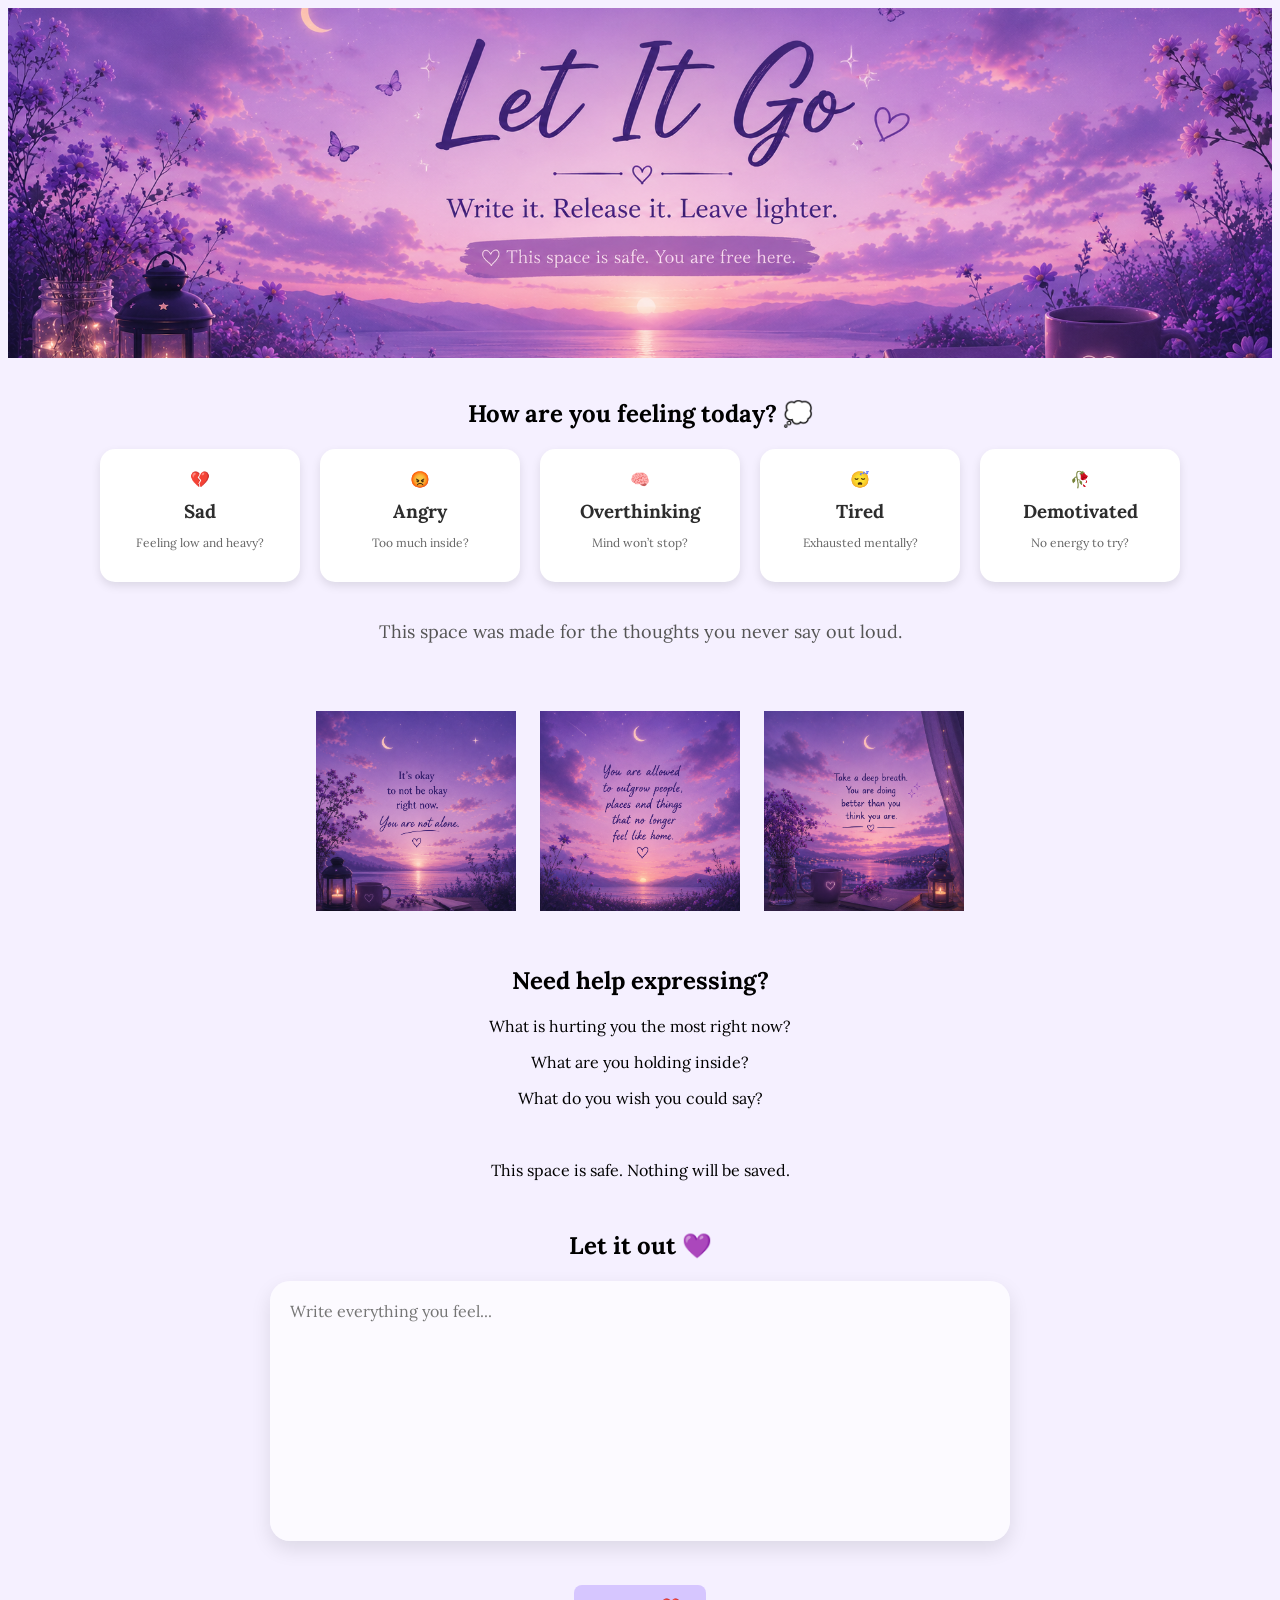
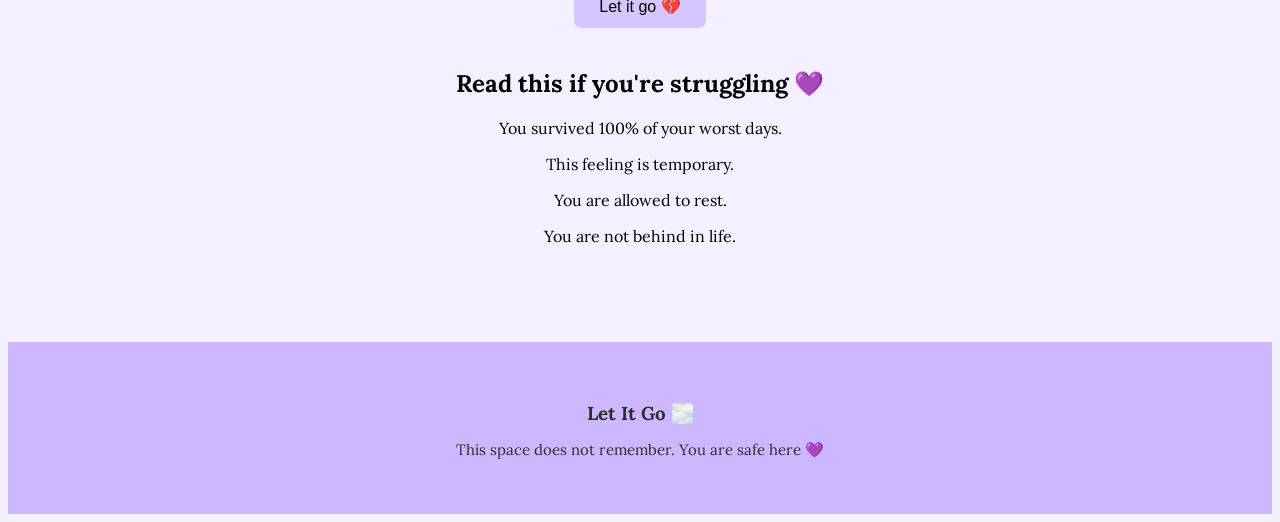
<file: index.html>
<!DOCTYPE html>
<html>
<head>
  <meta charset="UTF-8">
  <title>Vanished💜</title>
  <meta name="viewport" content="width=device-width, initial-scale=1.0">

  <!-- FONT -->
  <link href="https://fonts.googleapis.com/css2?family=Lora&display=swap" rel="stylesheet">

  <!-- CSS FILE -->
  <link rel="stylesheet" href="style.css">
</head>

<body>

  <!-- 💜 HEADER -->
  <div class="header-banner"></div>

  <br>

  <!-- 🧠 MOOD SECTION -->
  <h2>How are you feeling today? 💭</h2>

  <div class="mood-container">

    <div class="mood-card">
      💔
      <h3>Sad</h3>
      <p>Feeling low and heavy?</p>
    </div>

    <div class="mood-card">
      😡
      <h3>Angry</h3>
      <p>Too much inside?</p>
    </div>

    <div class="mood-card">
      🧠
      <h3>Overthinking</h3>
      <p>Mind won’t stop?</p>
    </div>

    <div class="mood-card">
      😴
      <h3>Tired</h3>
      <p>Exhausted mentally?</p>
    </div>

    <div class="mood-card">
      🥀
      <h3>Demotivated</h3>
      <p>No energy to try?</p>
    </div>

  </div>

  <br>

  <p class="main-text">
    This space was made for the thoughts you never say out loud.
  </p>

  <br><br>

  <!-- 🖼️ IMAGES -->
  <img src="assets/quote pic 1.png" width="200" class="quote-img">
  <img src="assets/quote pic 2.png" width="200" class="quote-img">
  <img src="assets/quote pic 3.png" width="200" class="quote-img">

  <br><br>

  <!-- 💡 PROMPTS -->
  <h2>Need help expressing?</h2>
  <p>What is hurting you the most right now?</p>
  <p>What are you holding inside?</p>
  <p>What do you wish you could say?</p>

  <br>

  <!-- ✍️ WRITE SECTION -->
  <p>This space is safe. Nothing will be saved.</p>

  <div class="textbox-container">

    <h2>Let it out 💜</h2>

    <textarea 
      placeholder="Write everything you feel..."
    ></textarea>

  </div>

  <br><br>

  <!-- 🔘 BUTTON -->
  <a href="release.html">
    <button class="release-btn">
      Let it go 💔
    </button>
  </a>

  <br><br>

  <!-- 💬 QUOTES -->
  <h2>Read this if you're struggling 💜</h2>

  <p>You survived 100% of your worst days.</p>
  <p>This feeling is temporary.</p>
  <p>You are allowed to rest.</p>
  <p>You are not behind in life.</p>

  <br>

  <!-- FOOTER -->
  <footer class="footer">

    <h3>Let It Go 🌫️</h3>

    <p>
      This space does not remember.  
      You are safe here 💜
    </p>

  </footer>

</body>
</html>
</file>
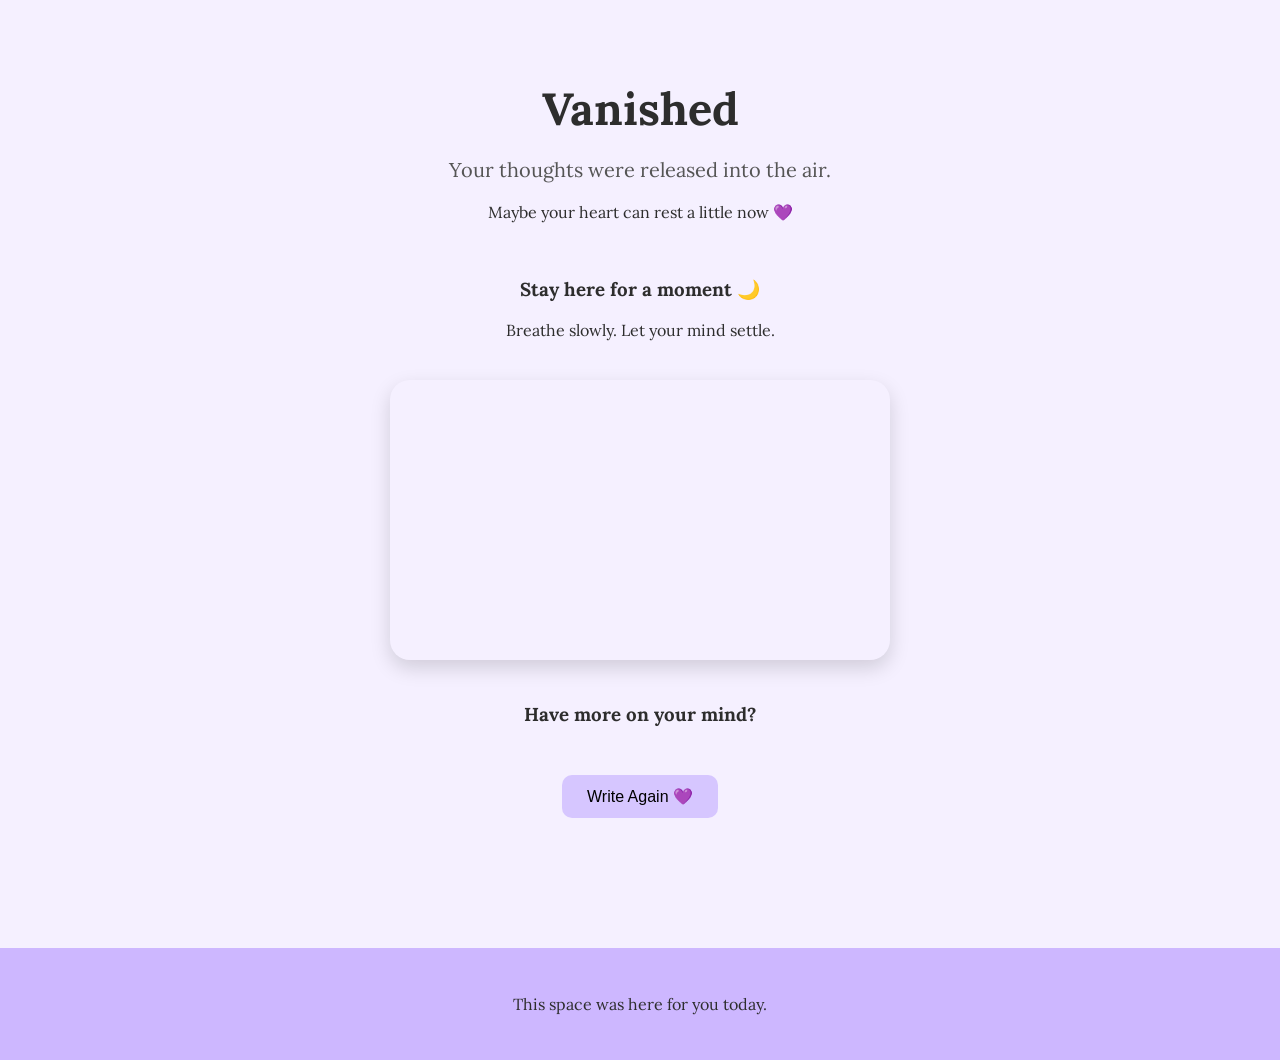
<file: release.html>
<!DOCTYPE html>
<html>

<head>

  <meta charset="UTF-8">

  <meta name="description" content="Release your worries and breathe lighter">

  <meta name="viewport" content="width=device-width, initial-scale=1.0">

  <title>Vanished💜</title>

  <!-- FONT -->
  <link href="https://fonts.googleapis.com/css2?family=Lora&display=swap" rel="stylesheet">

  <style>

    body {

      background-color: #f5f0ff;

      text-align: center;

      font-family: 'Lora', serif;

      margin: 0;

      color: #2d2d2d;

    }

    .container {

      padding: 50px 20px;

    }

    h1 {

      font-size: 45px;

      margin-bottom: 10px;

    }

    .message {

      font-size: 20px;

      color: #555;

    }

    .video-box {

      margin-top: 40px;

    }

    iframe {

      border-radius: 20px;

      box-shadow: 0 8px 20px rgba(0,0,0,0.15);

    }

    button {

      margin-top: 30px;

      padding: 12px 25px;

      border: none;

      border-radius: 10px;

      background: #d6c6ff;

      font-size: 16px;

      cursor: pointer;

      transition: 0.3s;

    }

    button:hover {

      background: #c2adff;

      transform: scale(1.05);

    }

    footer {

      margin-top: 80px;

      background: #cdb7ff;

      padding: 30px;

    }

  </style>

</head>

<body>

  <div class="container">

    <h1>Vanished</h1>

    <p class="message">
      Your thoughts were released into the air.
    </p>

    <p>
      Maybe your heart can rest a little now 💜
    </p>

    <br>

    <h3>
      Stay here for a moment 🌙
    </h3>

    <p>
      Breathe slowly. Let your mind settle.
    </p>

    <div class="video-box">

      <iframe 
        width="500" 
        height="280" 
        src="https://www.youtube-nocookie.com/embed/Xhn6AnCOtMI?si=ZP2ZDvxk_sKVYX9R"
        title="YouTube video player"
        frameborder="0"
        allowfullscreen>
      </iframe>

    </div>

    <br>

    <h3>
      Have more on your mind?
    </h3>

    <a href="index.html">

      <button>
        Write Again 💜
      </button>

    </a>

  </div>

  <footer>

    <p>
      This space was here for you today.
    </p>

  </footer>

</body>

</html>
</file>
<file: style.css>
body {
  background-color: #f5f0ff;
  font-family: 'Lora', serif;
  text-align: center;
}

/* HEADER */

.header-banner {
  background-image: url('assets/banner.png');
  background-size: cover;
  background-position: center;
  height: 350px;
  display: flex;
  flex-direction: column;
  justify-content: center;
  align-items: center;
  color: white;
  text-align: center;
}

/* MOOD SECTION */

.mood-container {
  display: flex;
  justify-content: center;
  gap: 20px;
  flex-wrap: wrap;
  margin-top: 20px;
}

.mood-card {
  text-decoration: none;
  background: #ffffff;
  padding: 20px;
  width: 160px;
  border-radius: 15px;
  box-shadow: 0 4px 10px rgba(0,0,0,0.1);
  color: #2d2d2d;
  text-align: center;
  transition: 0.3s;
}

/* HOVER EFFECT */

.mood-card:hover {
  transform: translateY(-5px);
  background: #e6dcff;
  box-shadow: 0 8px 20px rgba(0,0,0,0.2);
}

.mood-card h3 {
  margin: 10px 0 5px;
}

.mood-card p {
  font-size: 12px;
  color: #666;
}

/* MAIN TEXT */

.main-text {
  font-size: 18px;
  color: #555;
}

/* IMAGES */

.quote-img {
  margin: 10px;
}

/* TEXTBOX */

.textbox-container {
  margin-top: 50px;
}

textarea {
  width: 70%;
  max-width: 700px;
  height: 220px;

  padding: 20px;

  border: none;
  border-radius: 20px;

  background: rgba(255,255,255,0.7);

  box-shadow: 0 8px 20px rgba(0,0,0,0.1);

  font-size: 16px;
  font-family: 'Lora', serif;

  resize: none;

  outline: none;

  transition: 0.3s;
}

/* WHEN CLICKED */

textarea:focus {
  background: white;

  box-shadow: 0 10px 25px rgba(150,100,255,0.3);
}

/* BUTTON */

.release-btn {
  padding: 12px 25px;
  background: #d6c6ff;
  border: none;
  border-radius: 8px;
  cursor: pointer;
  font-size: 16px;
  transition: 0.3s;
}

.release-btn:hover {
  background: #bea4ff;
}

/* FOOTER */

.footer {
  background: #cdb7ff;

  margin-top: 60px;

  padding: 40px;

  color: #2d2d2d;

  text-align: center;
}

.footer h3 {
  margin-bottom: 10px;
}

.footer p {
  font-size: 15px;
}
</file>
